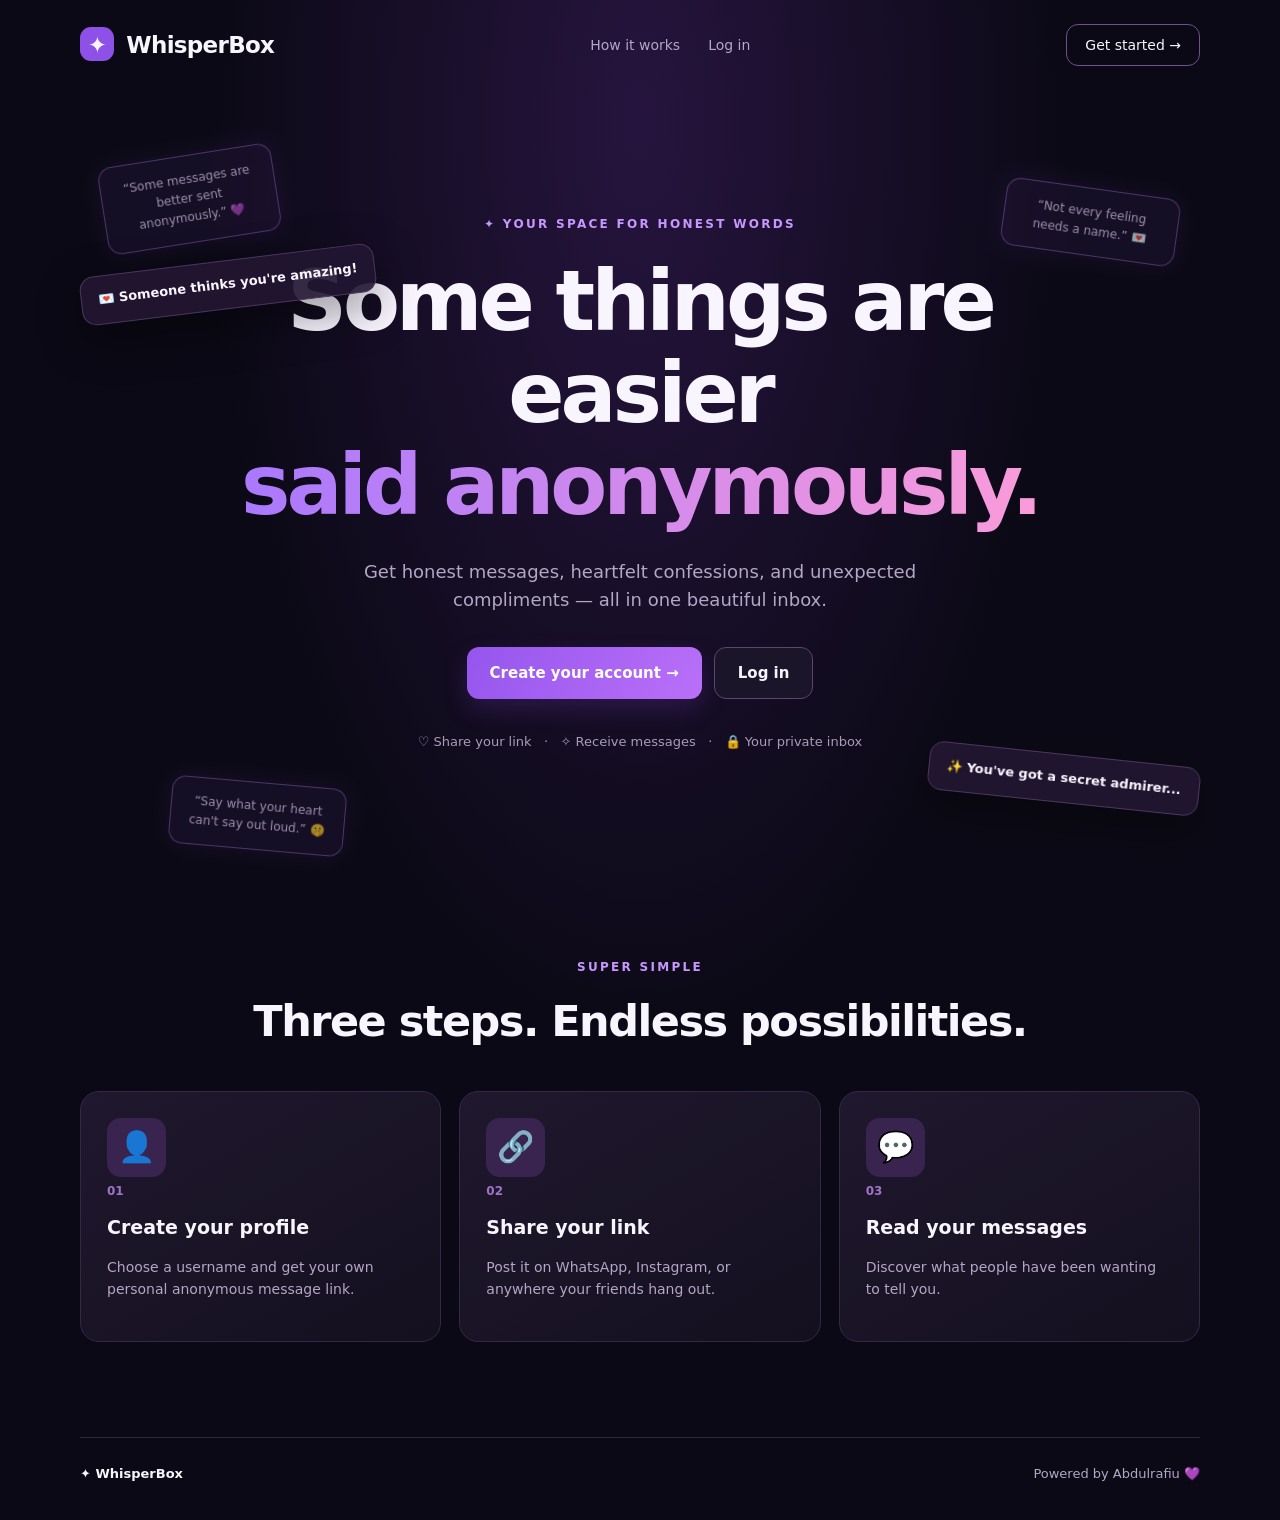
<file: index.html>
<!DOCTYPE html>
<html lang="en">
<head>
  <meta charset="UTF-8">
  <meta name="viewport" content="width=device-width, initial-scale=1.0">

  <title>WhisperBox — Say it anonymously</title>

  <link rel="stylesheet" href="style.css">
</head>

<body>

  <!-- NAVIGATION -->
  <header class="nav container">

    <a href="#home" class="brand">
      <span class="logo">✦</span> WhisperBox
    </a>

    <nav>
      <a href="#how">How it works</a>
      <a href="login.html">Log in</a>
    </nav>

    <a href="signup.html" class="nav-cta">
      Get started →
    </a>

  </header>

  <main>

    <!-- HERO SECTION -->
    <section id="home" class="hero container">

      <!-- THREE BACKGROUND QUOTE FRAMES -->
      <div class="whisper-quotes" aria-hidden="true">

        <div class="whisper-frame frame-one">
          “Some messages are better sent anonymously.” 💜
        </div>

        <div class="whisper-frame frame-two">
          “Not every feeling needs a name.” 💌
        </div>

        <div class="whisper-frame frame-three">
          “Say what your heart can't say out loud.” 🤫
        </div>

      </div>

      <div class="eyebrow">
        ✦ YOUR SPACE FOR HONEST WORDS
      </div>

      <h1>
        Some things are easier
        <span>said anonymously.</span>
      </h1>

      <p>
        Get honest messages, heartfelt confessions,
        and unexpected compliments — all in one
        beautiful inbox.
      </p>

      <div class="hero-actions">

        <a href="signup.html" class="btn primary">
          Create your account →
        </a>

        <a href="login.html" class="btn outline">
          Log in
        </a>

      </div>

      <div class="trust">
        ♡ Share your link &nbsp; · &nbsp;
        ✧ Receive messages &nbsp; · &nbsp;
        🔒 Your private inbox
      </div>

      <div class="floating floating-one">
        💌 <b>Someone thinks you're amazing!</b>
      </div>

      <div class="floating floating-two">
        ✨ <b>You've got a secret admirer...</b>
      </div>

    </section>

    <!-- HOW IT WORKS -->
    <section id="how" class="how container">

      <div class="section-kicker">
        SUPER SIMPLE
      </div>

      <h2>Three steps. Endless possibilities.</h2>

      <div class="cards">

        <article class="card">
          <div class="card-icon">👤</div>
          <span>01</span>

          <h3>Create your profile</h3>

          <p>
            Choose a username and get your own
            personal anonymous message link.
          </p>
        </article>

        <article class="card">
          <div class="card-icon">🔗</div>
          <span>02</span>

          <h3>Share your link</h3>

          <p>
            Post it on WhatsApp, Instagram, or
            anywhere your friends hang out.
          </p>
        </article>

        <article class="card">
          <div class="card-icon">💬</div>
          <span>03</span>

          <h3>Read your messages</h3>

          <p>
            Discover what people have been
            wanting to tell you.
          </p>
        </article>

      </div>

    </section>

  </main>

  <!-- FOOTER -->
  <footer class="container">

    <span>✦ WhisperBox</span>

    <span>Powered by Abdulrafiu 💜</span>

  </footer>

</body>
</html>
</file>
<file: style.css>
:root{--bg:#0b0915;--panel:#171326;--line:#332947;--text:#f9f5ff;--muted:#b2a7c6;--purple:#a56bff;--pink:#ef85cf}*{box-sizing:border-box}html{scroll-behavior:smooth}body{margin:0;background:radial-gradient(ellipse at 50% 8%,#26143e 0%,var(--bg) 48%);color:var(--text);font:16px/1.6 system-ui,-apple-system,Segoe UI,sans-serif}a{text-decoration:none;color:inherit}.container{width:min(1120px,90%);margin:auto}.nav{height:90px;display:flex;align-items:center;justify-content:space-between;gap:20px}.brand{font-size:23px;font-weight:850;letter-spacing:-.7px}.logo{display:inline-grid;place-items:center;background:#8d51e7;width:34px;height:34px;border-radius:11px;margin-right:5px}.nav nav{display:flex;gap:28px;color:var(--muted);font-size:14px}.nav-cta{border:1px solid #6e518f;padding:9px 18px;border-radius:12px;font-size:14px}.hero{text-align:center;position:relative;padding:125px 0 155px}.eyebrow,.section-kicker{font-size:12px;letter-spacing:2.3px;font-weight:800;color:#c797ff}.hero h1{font-size:clamp(45px,6.7vw,83px);line-height:1.11;letter-spacing:-4px;max-width:900px;margin:22px auto}.hero h1 span{display:block;background:linear-gradient(90deg,#a476ff,#ff9ed7);background-clip:text;color:transparent}.hero>p{max-width:580px;color:var(--muted);font-size:18px;margin:25px auto}.hero-actions{display:flex;justify-content:center;gap:12px;margin-top:32px}.btn{border:0;display:inline-flex;align-items:center;justify-content:center;padding:13px 23px;border-radius:12px;font-weight:750;cursor:pointer;font-size:15px}.primary{background:linear-gradient(120deg,#9555ed,#ba70f8);color:white;box-shadow:0 10px 25px #7b40cc38}.outline{border:1px solid #5b466e;background:#1b1529;color:#f8f2ff}.trust{margin-top:33px;font-size:13px;color:#a99cbb}.floating{position:absolute;border:1px solid #4c365e;background:#231732e8;border-radius:14px;padding:13px 17px;font-size:13px;box-shadow:0 15px 45px #0006}.floating-one{left:0;top:170px;transform:rotate(-7deg)}.floating-two{right:0;bottom:105px;transform:rotate(6deg)}.how,.demo{padding:50px 0 95px;text-align:center}.how h2,.demo h2{font-size:clamp(28px,4vw,43px);letter-spacing:-1.5px;margin:10px 0 35px}.cards{display:grid;grid-template-columns:repeat(3,1fr);gap:18px}.card,.panel{background:linear-gradient(150deg,#20182e,#14101f);border:1px solid var(--line);border-radius:19px;padding:26px;text-align:left}.card-icon{font-size:30px;background:#38244f;border-radius:14px;width:59px;height:59px;display:grid;place-items:center}.card span{color:#9d74c5;font-size:12px;font-weight:800}.card h3{margin:9px 0;font-size:19px}.card p,.muted{color:var(--muted);font-size:14px}.demo{padding-top:55px}.demo h2{margin-bottom:8px}.demo-grid{display:grid;grid-template-columns:1fr 1fr;gap:20px;margin-top:35px}.panel h3{margin:0 0 24px}.profile{display:flex;align-items:center;gap:12px;padding:14px;background:#241b34;border-radius:13px;margin-bottom:22px}.avatar{width:45px;height:45px;display:grid;place-items:center;background:#8f57e8;border-radius:50%;font-weight:800}.profile small{display:block;color:var(--muted)}label{display:block;font-size:14px;font-weight:700;margin-bottom:9px}textarea{width:100%;height:155px;resize:vertical;background:#100d1b;color:white;border:1px solid #49375d;border-radius:13px;padding:15px;font:inherit;outline:none}textarea:focus{border-color:var(--purple)}.input-footer{display:flex;align-items:center;justify-content:space-between;gap:10px;margin-top:13px}.input-footer small{color:var(--muted)}#feedback{font-size:13px;min-height:20px;color:#c5a4ff}.inbox-title{display:flex;align-items:center;justify-content:space-between;gap:12px}.inbox-title h3{margin-bottom:5px}.pill{background:#38234e;color:#e6c8ff;padding:5px 10px;border-radius:50px;font-size:12px;white-space:nowrap}.messages{display:grid;gap:10px;max-height:360px;overflow:auto;margin:22px 0}.message{border:1px solid #463358;background:#21192f;padding:15px;border-radius:12px;overflow-wrap:anywhere}.message small{display:block;color:var(--muted);margin-top:9px}.empty{text-align:center;color:var(--muted);padding:45px 5px}.clear{background:none;color:#c6a2eb;border:0;cursor:pointer;padding:8px 0}footer{border-top:1px solid #30243e;display:flex;justify-content:space-between;padding:26px 0 35px;color:var(--muted);font-size:13px}footer span:first-child{color:#f9f5ff;font-weight:800}@media(max-width:850px){.floating{display:none}.hero{padding:90px 0 110px}.hero h1{letter-spacing:-2px}.cards,.demo-grid{grid-template-columns:1fr}.nav nav{display:none}}@media(max-width:520px){.hero-actions{flex-direction:column}.hero-actions .btn{width:100%}.nav{height:75px}.brand{font-size:19px}.hero{padding:80px 0 85px}.hero h1{font-size:43px}.input-footer{align-items:stretch;flex-direction:column}.input-footer .btn{width:100%}footer{gap:12px;flex-direction:column}}

/* WHISPERBOX AUTHENTICATION PAGES */
.auth-page { min-height: 100vh; display: flex; justify-content: center; align-items: center; padding: 30px 16px; background: #10091f; }
.auth-card { width: 100%; max-width: 440px; padding: 36px; border-radius: 20px; background: #211633; color: white; border: 1px solid #49335f; }
.auth-brand { display: block; color: #c084fc; font-size: 24px; font-weight: 800; text-decoration: none; margin-bottom: 30px; }
.auth-card h1 { color: white; font-size: 30px; margin-bottom: 10px; }
.auth-card p { color: #c4b5d5; margin-bottom: 24px; }
.auth-card form { display: flex; flex-direction: column; gap: 12px; }
.auth-card label { color: #f3e8ff; font-size: 14px; font-weight: 600; }
.auth-card input { width: 100%; padding: 14px; border: 1px solid #5b4773; border-radius: 10px; background: #160e25; color: white; font-size: 16px; box-sizing: border-box; }
.auth-card input:focus { outline: 2px solid #a855f7; }
.auth-card button { margin-top: 12px; width: 100%; cursor: pointer; }
.auth-card .auth-switch { text-align: center; margin-top: 24px; margin-bottom: 0; }
.auth-switch a { color: #c084fc; font-weight: 700; }
#auth-message { margin-top: 16px; overflow-wrap: anywhere; }

/* WHISPERBOX ANONYMOUS MESSAGE PAGE */
.message-page { min-height: 100vh; display: flex; align-items: center; justify-content: center; padding: 30px 15px; background: linear-gradient(135deg, #f4edff, #ffffff); }
.message-card { width: 100%; max-width: 460px; background: white; padding: 35px 28px; border-radius: 22px; box-shadow: 0 15px 45px rgba(90, 40, 150, 0.12); text-align: center; }
.message-logo { font-size: 22px; font-weight: 800; color: #7040ad; margin-bottom: 25px; }
.message-avatar { font-size: 48px; margin-bottom: 15px; }
.message-card h1 { font-size: 25px; color: #25113e; margin-bottom: 12px; }
.message-description { color: #777; line-height: 1.6; margin-bottom: 28px; }
#message-form { text-align: left; }
#message-form label { display: block; font-weight: 600; margin-bottom: 10px; color: #25113e; }
#message { width: 100%; padding: 15px; border: 2px solid #e8def5; border-radius: 12px; font: inherit; resize: vertical; outline: none; box-sizing: border-box; }
#message:focus { border-color: #7040ad; }
.message-limit { font-size: 12px; color: #888; margin: 8px 0 20px; }
#send-button { width: 100%; padding: 15px; border: none; border-radius: 12px; background: #7040ad; color: white; font-size: 16px; font-weight: 700; cursor: pointer; }
#send-button:hover { background: #5c3291; }
#send-button:disabled { opacity: 0.6; cursor: not-allowed; }
#message-status { margin-top: 18px; font-weight: 600; line-height: 1.5; }
.message-footer { color: #999; font-size: 13px; margin-top: 25px; }

/* WHISPERBOX PRIVATE INBOX */
.inbox-section { margin-top: 30px; padding-top: 25px; border-top: 1px solid #e8def5; text-align: left; }
.inbox-header h2 { color: #7040ad; font-size: 21px; margin-bottom: 8px; }
.inbox-header p { color: #777; font-size: 14px; margin-bottom: 18px; }
#refresh-inbox { background: #f2eaff; color: #7040ad; border: 1px solid #d9c5f2; border-radius: 10px; padding: 10px 14px; font-weight: 600; cursor: pointer; margin-bottom: 18px; }
#refresh-inbox:hover { background: #e8d9ff; }
#inbox-status { color: #777; font-size: 14px; margin-bottom: 15px; }
#inbox-list { display: grid; gap: 14px; }
.inbox-message { background: #faf7ff; border: 1px solid #eadff7; border-radius: 14px; padding: 18px; overflow-wrap: anywhere; }
.inbox-message-top { display: flex; justify-content: space-between; align-items: center; gap: 10px; margin-bottom: 12px; }
.inbox-message-sender { font-weight: 700; color: #7040ad; font-size: 14px; }
.inbox-message-date { color: #888; font-size: 12px; }
.inbox-message-content { color: #30233c; font-size: 15px; line-height: 1.6; white-space: pre-wrap; margin: 0; }

/* WHISPERBOX UNREAD MESSAGES */
.unread-message { border: 2px solid #7040ad; background: #f7f0ff; }
.new-message-label { display: inline-block; margin-bottom: 12px; padding: 5px 10px; background: #7040ad; color: white; border-radius: 20px; font-size: 11px; font-weight: 700; }
.mark-read-btn { display: block; margin-top: 15px; padding: 10px 14px; border: none; border-radius: 9px; background: #7040ad; color: white; font-size: 13px; font-weight: 600; cursor: pointer; }
.mark-read-btn:hover { background: #5c3291; }
.mark-read-btn:disabled { opacity: 0.6; cursor: not-allowed; }

/* WHISPERBOX DECORATIVE QUOTE FRAMES */

.hero {
  position: relative;
  isolation: isolate;
}

.whisper-quotes {
  position: absolute;
  inset: 0;
  z-index: -1;
  pointer-events: none;
  overflow: hidden;
}

.whisper-frame {
  position: absolute;
  width: 175px;
  padding: 14px;
  border: 1px solid rgba(190, 135, 255, 0.5);
  border-radius: 14px;
  background: rgba(96, 49, 139, 0.18);
  box-shadow: 0 0 25px rgba(155, 91, 255, 0.12);
  backdrop-filter: blur(6px);
  color: #e8d7ff;
  font-size: 12px;
  line-height: 1.6;
  text-align: center;
  opacity: 0.65;
}

.frame-one {
  top: 8%;
  left: 2%;
  transform: rotate(-9deg);
}

.frame-two {
  top: 12%;
  right: 2%;
  transform: rotate(8deg);
}

.frame-three {
  bottom: 7%;
  left: 8%;
  transform: rotate(5deg);
}

/* TABLET */
@media (max-width: 850px) {
  .whisper-frame {
    width: 125px;
    padding: 9px;
    font-size: 10px;
    opacity: 0.35;
  }

  .frame-one {
    top: 3%;
    left: 0;
  }

  .frame-two {
    top: 3%;
    right: 0;
  }

  .frame-three {
    bottom: 2%;
    left: 4%;
  }
}

/* MOBILE */
@media (max-width: 520px) {
  .whisper-frame {
    width: 105px;
    font-size: 9px;
    opacity: 0.25;
  }

  .frame-one {
    top: 1%;
    left: 0;
  }

  .frame-two {
    top: 1%;
    right: 0;
  }

  .frame-three {
    bottom: 1%;
    left: 5%;
  }
}
</file>
